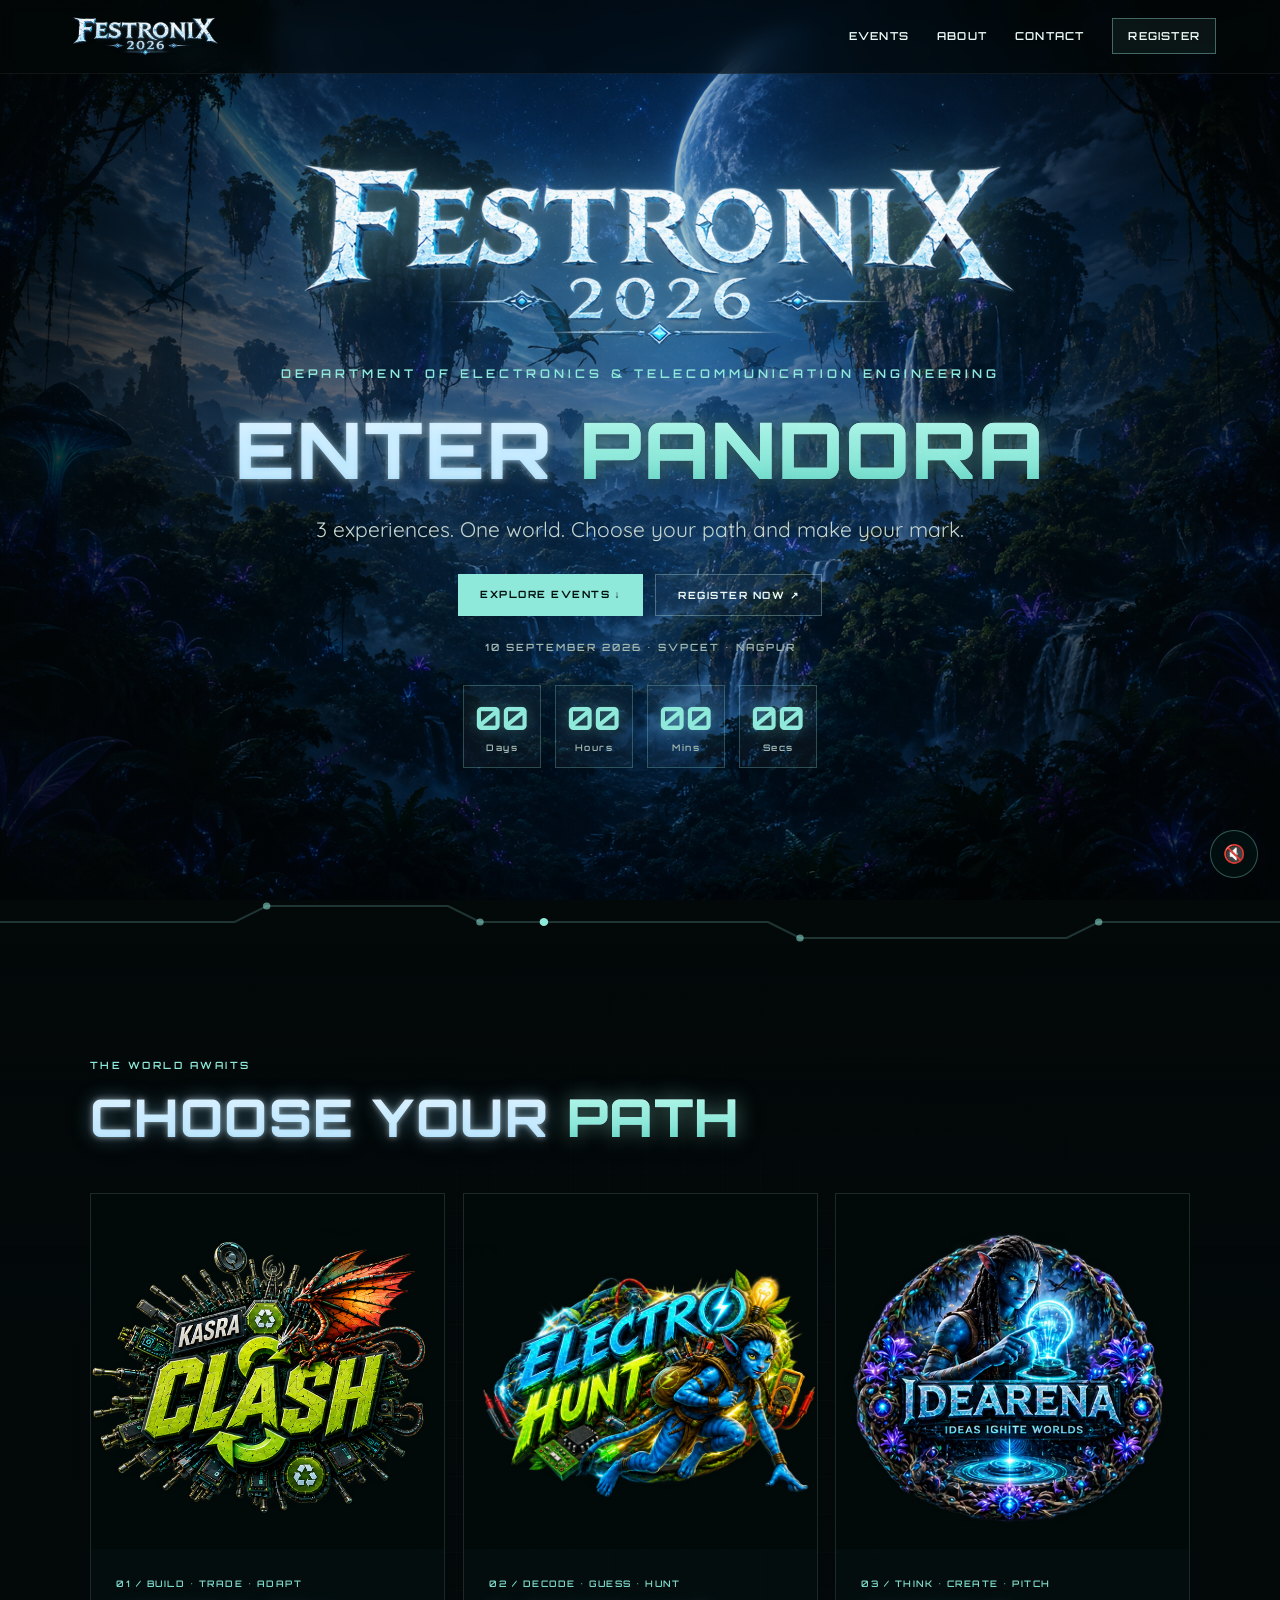
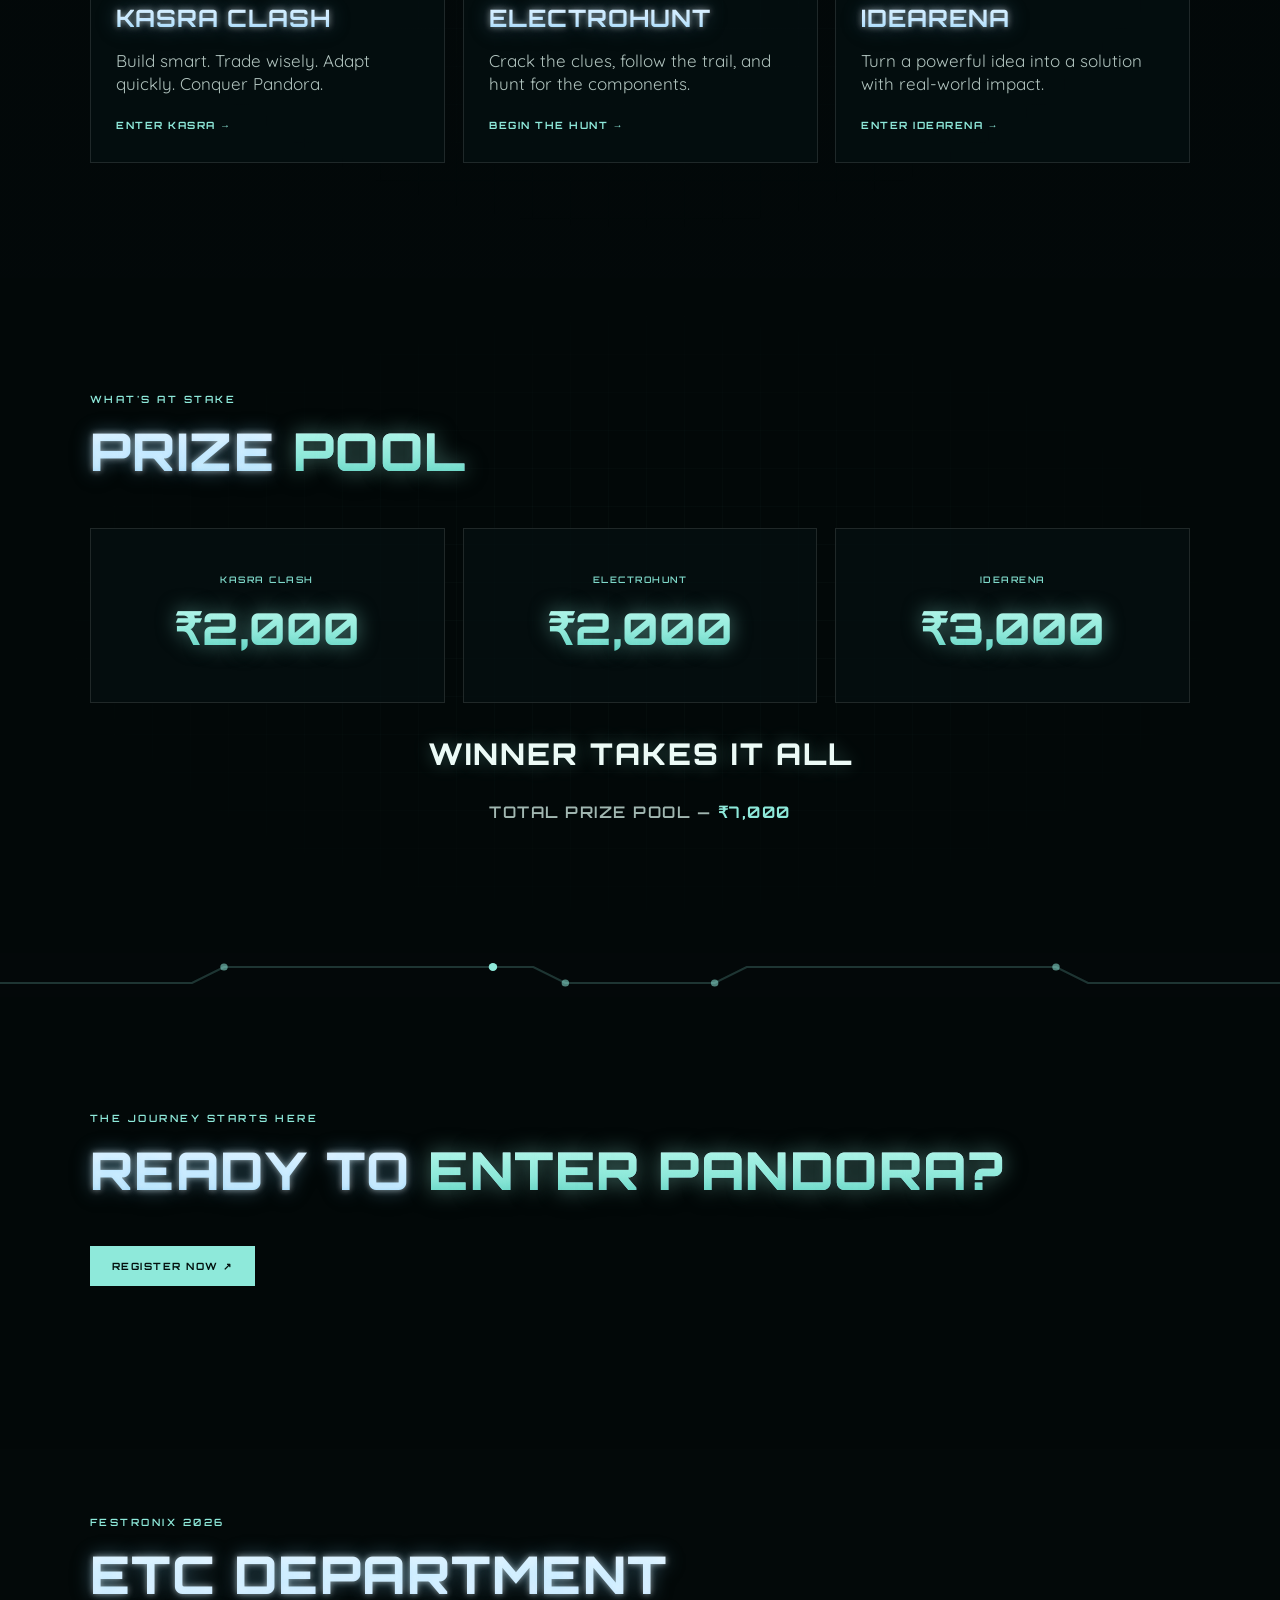
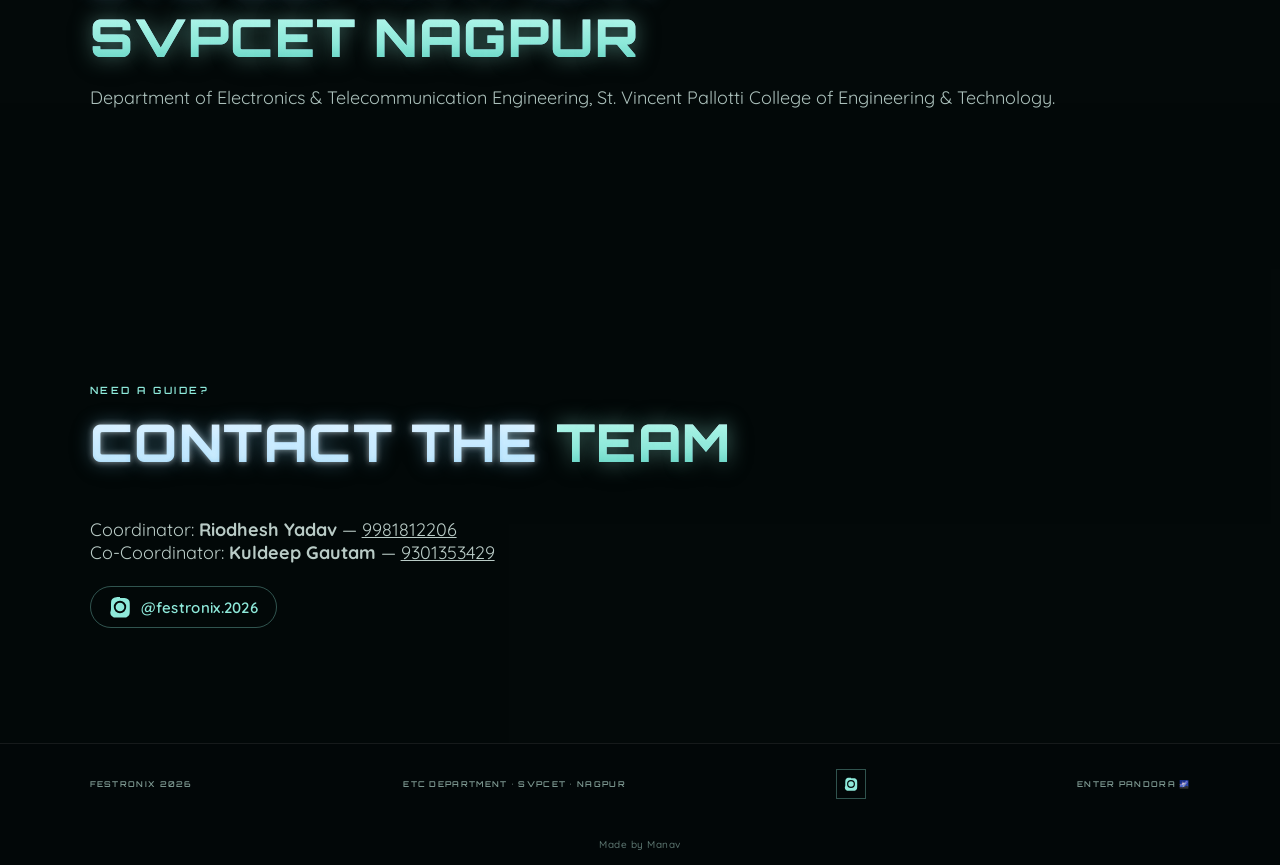
<file: index.html>
<!doctype html><html><head><meta charset="utf-8"><meta name="viewport" content="width=device-width,initial-scale=1"><title>Festronix 2026 | Enter Pandora</title><link rel="stylesheet" href="styles.css"></head><body>

<div class="spores" aria-hidden="true"></div>

<header class="nav">
<a class="nav-logo" href="index.html"><img src="assets/festronix.png" alt="Festronix 2026"></a>
<nav class="navlinks"><a href="index.html#events">Events</a><a href="index.html#about">About</a><a href="index.html#contact">Contact</a><a class="cta" href="index.html#register">Register</a></nav>
</header>

<main>
<section class="hero"><div class="hero-inner">
<img class="hero-logo" src="assets/festronix.png" alt="Festronix 2026">
<p class="hero-kicker">DEPARTMENT OF ELECTRONICS & TELECOMMUNICATION ENGINEERING</p>
<h1 class="hero-title">ENTER <span>PANDORA</span></h1>
<p class="hero-sub">3 experiences. One world. Choose your path and make your mark.</p>
<div class="buttons"><a class="btn primary" href="#events">Explore Events ↓</a><a class="btn ghost" href="#register">Register Now ↗</a></div>
<div class="date">10 SEPTEMBER 2026 • SVPCET • NAGPUR</div>
<div class="countdown" id="countdown">
<div class="cd-box"><span id="cd-days">00</span><small>Days</small></div>
<div class="cd-box"><span id="cd-hours">00</span><small>Hours</small></div>
<div class="cd-box"><span id="cd-mins">00</span><small>Mins</small></div>
<div class="cd-box"><span id="cd-secs">00</span><small>Secs</small></div>
</div>
</div></section>

<svg class="circuit-divider" viewBox="0 0 1200 44" preserveAspectRatio="none" aria-hidden="true">
<path d="M0,22 L220,22 L250,6 L420,6 L450,22 L720,22 L750,38 L1000,38 L1030,22 L1200,22"/>
<circle class="node" cx="250" cy="6" r="3.5"/><circle class="node" cx="450" cy="22" r="3.5"/><circle class="node" cx="750" cy="38" r="3.5"/><circle class="node" cx="1030" cy="22" r="3.5"/>
<circle r="4" fill="var(--cyan)"><animateMotion dur="4.5s" repeatCount="indefinite" path="M0,22 L220,22 L250,6 L420,6 L450,22 L720,22 L750,38 L1000,38 L1030,22 L1200,22"/></circle>
</svg>

<section class="section circuit-bg" id="events"><div class="section-head reveal"><p class="eyebrow">THE WORLD AWAITS</p><h2>CHOOSE YOUR <span>PATH</span></h2></div>
<div class="events">
<a class="event reveal" href="kasra-clash.html"><div class="event-art"><img src="assets/kasra.png" alt="Kasra Clash"></div><div class="event-copy"><span class="event-no">01 / BUILD • TRADE • ADAPT</span><h3>KASRA CLASH</h3><p>Build smart. Trade wisely. Adapt quickly. Conquer Pandora.</p><span class="enter-link">ENTER KASRA →</span></div></a>
<a class="event reveal" href="electrohunt.html"><div class="event-art"><img src="assets/electrohunt.png" alt="ElectroHunt"></div><div class="event-copy"><span class="event-no">02 / DECODE • GUESS • HUNT</span><h3>ELECTROHUNT</h3><p>Crack the clues, follow the trail, and hunt for the components.</p><span class="enter-link">BEGIN THE HUNT →</span></div></a>
<a class="event reveal" href="idearena.html"><div class="event-art"><img src="assets/idearena.png" alt="IdeArena"></div><div class="event-copy"><span class="event-no">03 / THINK • CREATE • PITCH</span><h3>IDEARENA</h3><p>Turn a powerful idea into a solution with real-world impact.</p><span class="enter-link">ENTER IDEARENA →</span></div></a>
</div></section>

<section class="section circuit-bg" id="prizes"><div class="section-head reveal"><p class="eyebrow">WHAT'S AT STAKE</p><h2>PRIZE <span>POOL</span></h2></div>
<div class="prizes">
<div class="prize-card reveal"><span class="prize-tag">KASRA CLASH</span><div class="prize-amount">₹2,000</div></div>
<div class="prize-card reveal"><span class="prize-tag">ELECTROHUNT</span><div class="prize-amount">₹2,000</div></div>
<div class="prize-card reveal"><span class="prize-tag">IDEARENA</span><div class="prize-amount">₹3,000</div></div>
</div>
<p class="winner-note reveal">WINNER TAKES IT ALL</p>
<p class="prize-total reveal">TOTAL PRIZE POOL — <b>₹7,000</b></p>
</section>

<svg class="circuit-divider" viewBox="0 0 1200 44" preserveAspectRatio="none" aria-hidden="true">
<path d="M0,30 L180,30 L210,14 L500,14 L530,30 L670,30 L700,14 L990,14 L1020,30 L1200,30"/>
<circle class="node" cx="210" cy="14" r="3.5"/><circle class="node" cx="530" cy="30" r="3.5"/><circle class="node" cx="670" cy="30" r="3.5"/><circle class="node" cx="990" cy="14" r="3.5"/>
<circle r="4" fill="var(--cyan)"><animateMotion dur="5s" repeatCount="indefinite" path="M0,30 L180,30 L210,14 L500,14 L530,30 L670,30 L700,14 L990,14 L1020,30 L1200,30"/></circle>
</svg>

<section class="section" id="register"><div class="section-head reveal"><p class="eyebrow">THE JOURNEY STARTS HERE</p><h2>READY TO <span>ENTER PANDORA?</span></h2></div><div class="buttons" style="justify-content:flex-start"><a class="btn primary" href="https://docs.google.com/forms/d/1cGB0ZAvML5bR4XkM7T86-uuHA9rpgPfL1xzWvokRmBQ/viewform" target="_blank" rel="noopener">Register Now ↗</a></div></section>
<section class="section" id="about"><div class="section-head reveal"><p class="eyebrow">FESTRONIX 2026</p><h2>ETC DEPARTMENT<br><span>SVPCET NAGPUR</span></h2><p>Department of Electronics & Telecommunication Engineering, St. Vincent Pallotti College of Engineering & Technology.</p></div></section>
<section class="section" id="contact"><div class="section-head reveal"><p class="eyebrow">NEED A GUIDE?</p><h2>CONTACT THE <span>TEAM</span></h2></div><p style="font-size:18px;color:#b9cbc6">Coordinator: <b>Riodhesh Yadav</b> — <a href="tel:9981812206">9981812206</a><br>Co-Coordinator: <b>Kuldeep Gautam</b> — <a href="tel:9301353429">9301353429</a></p>
<div class="social-links">
<a href="https://www.instagram.com/festronix.2026" target="_blank" rel="noopener" class="insta-link">
<svg viewBox="0 0 24 24"><path d="M12 2.2c3.2 0 3.6 0 4.85.07 1.17.05 1.97.24 2.43.4a4.9 4.9 0 0 1 1.77 1.15 4.9 4.9 0 0 1 1.15 1.77c.16.46.35 1.26.4 2.43.07 1.25.07 1.65.07 4.85s0 3.6-.07 4.85c-.05 1.17-.24 1.97-.4 2.43a4.94 4.94 0 0 1-1.15 1.77 4.9 4.9 0 0 1-1.77 1.15c-.46.16-1.26.35-2.43.4-1.25.07-1.65.07-4.85.07s-3.6 0-4.85-.07c-1.17-.05-1.97-.24-2.43-.4a4.9 4.9 0 0 1-1.77-1.15 4.9 4.9 0 0 1-1.15-1.77c-.16-.46-.35-1.26-.4-2.43C2.2 15.6 2.2 15.2 2.2 12s0-3.6.07-4.85c.05-1.17.24-1.97.4-2.43a4.9 4.9 0 0 1 1.15-1.77A4.9 4.9 0 0 1 5.59 1.8c.46-.16 1.26-.35 2.43-.4C9.27 1.2 9.27 1.2 12 1.2Zm0 3.05a6.75 6.75 0 1 0 0 13.5 6.75 6.75 0 0 0 0-13.5Zm0 2a4.75 4.75 0 1 1 0 9.5 4.75 4.75 0 0 1 0-9.5Zm7-2.15a1.13 1.13 0 1 1-2.26 0 1.13 1.13 0 0 1 2.26 0Z"/></svg>
<span>@festronix.2026</span>
</a>
</div>
</section>
</main>

<button id="music-toggle" aria-label="Toggle music" onclick="toggleMusic()">🔇</button>
<audio id="bg-music" src="assets/bg-music.mp3" loop muted></audio>

<footer>
<span>FESTRONIX 2026</span>
<span>ETC DEPARTMENT • SVPCET • NAGPUR</span>
<div class="social-links"><a href="https://www.instagram.com/festronix.2026?stkn=ajlsbG5nNG1td3Nq" target="_blank" rel="noopener" aria-label="Instagram"><svg viewBox="0 0 24 24"><path d="M12 2.2c3.2 0 3.6 0 4.85.07 1.17.05 1.97.24 2.43.4a4.9 4.9 0 0 1 1.77 1.15 4.9 4.9 0 0 1 1.15 1.77c.16.46.35 1.26.4 2.43.07 1.25.07 1.65.07 4.85s0 3.6-.07 4.85c-.05 1.17-.24 1.97-.4 2.43a4.94 4.94 0 0 1-1.15 1.77 4.9 4.9 0 0 1-1.77 1.15c-.46.16-1.26.35-2.43.4-1.25.07-1.65.07-4.85.07s-3.6 0-4.85-.07c-1.17-.05-1.97-.24-2.43-.4a4.9 4.9 0 0 1-1.77-1.15 4.9 4.9 0 0 1-1.15-1.77c-.16-.46-.35-1.26-.4-2.43C2.2 15.6 2.2 15.2 2.2 12s0-3.6.07-4.85c.05-1.17.24-1.97.4-2.43a4.9 4.9 0 0 1 1.15-1.77A4.9 4.9 0 0 1 5.59 1.8c.46-.16 1.26-.35 2.43-.4C9.27 1.2 9.27 1.2 12 1.2Zm0 3.05a6.75 6.75 0 1 0 0 13.5 6.75 6.75 0 0 0 0-13.5Zm0 2a4.75 4.75 0 1 1 0 9.5 4.75 4.75 0 0 1 0-9.5Zm7-2.15a1.13 1.13 0 1 1-2.26 0 1.13 1.13 0 0 1 2.26 0Z"/></svg></a></div>
<span>ENTER PANDORA 🌌</span>
</footer>
<div class="made-by">Made by Manav</div>

<script>
// scroll-reveal
const reveals = document.querySelectorAll('.reveal');
const io = new IntersectionObserver((entries)=>{
  entries.forEach(e=>{ if(e.isIntersecting){ e.target.classList.add('visible'); io.unobserve(e.target); } });
},{threshold:0.15});
reveals.forEach(el=>io.observe(el));

// nav shrink on scroll
const nav = document.querySelector('.nav');
window.addEventListener('scroll', ()=>{
  nav.classList.toggle('scrolled', window.scrollY > 40);
});

// card tilt
document.querySelectorAll('.event').forEach(card=>{
  card.addEventListener('mousemove', (e)=>{
    const r = card.getBoundingClientRect();
    const x = e.clientX - r.left, y = e.clientY - r.top;
    const rx = ((y / r.height) - 0.5) * -10;
    const ry = ((x / r.width) - 0.5) * 10;
    card.style.transform = `perspective(700px) rotateX(${rx}deg) rotateY(${ry}deg) translateY(-8px)`;
  });
  card.addEventListener('mouseleave', ()=>{ card.style.transform=''; });
});

// background music toggle
function toggleMusic(){
  const audio = document.getElementById('bg-music');
  const btn = document.getElementById('music-toggle');
  if(audio.paused){
    audio.muted = false;
    audio.play();
    btn.textContent = '🔊';
  } else {
    audio.pause();
    btn.textContent = '🔇';
  }
}

// countdown to 10 Sept 2026, 9:00 AM IST
(function(){
  const target = new Date("2026-09-10T09:00:00+05:30").getTime();
  const daysEl = document.getElementById('cd-days');
  const hoursEl = document.getElementById('cd-hours');
  const minsEl = document.getElementById('cd-mins');
  const secsEl = document.getElementById('cd-secs');
  if(!daysEl) return;
  function pad(n){ return String(n).padStart(2,'0'); }
  function tick(){
    const now = Date.now();
    let diff = target - now;
    if(diff <= 0){
      daysEl.textContent = hoursEl.textContent = minsEl.textContent = secsEl.textContent = '00';
      clearInterval(timer);
      return;
    }
    const d = Math.floor(diff / 86400000); diff -= d*86400000;
    const h = Math.floor(diff / 3600000); diff -= h*3600000;
    const m = Math.floor(diff / 60000); diff -= m*60000;
    const s = Math.floor(diff / 1000);
    daysEl.textContent = pad(d);
    hoursEl.textContent = pad(h);
    minsEl.textContent = pad(m);
    secsEl.textContent = pad(s);
  }
  tick();
  const timer = setInterval(tick, 1000);
})();

// ambient bioluminescent spores
(function(){
  const container = document.querySelector('.spores');
  if(!container) return;
  const count = 26;
  for(let i=0;i<count;i++){
    const s = document.createElement('div');
    s.className = 'spore';
    const size = 2 + Math.random()*3;
    const duration = 10 + Math.random()*14;
    const delay = Math.random()*-24;
    const drift = Math.round(Math.random()*80-40)+'px';
    s.style.left = (Math.random()*100)+'vw';
    s.style.width = size+'px';
    s.style.height = size+'px';
    s.style.animationDuration = duration+'s';
    s.style.animationDelay = delay+'s';
    s.style.setProperty('--drift', drift);
    container.appendChild(s);
  }
})();
</script>
</body></html>
</file>
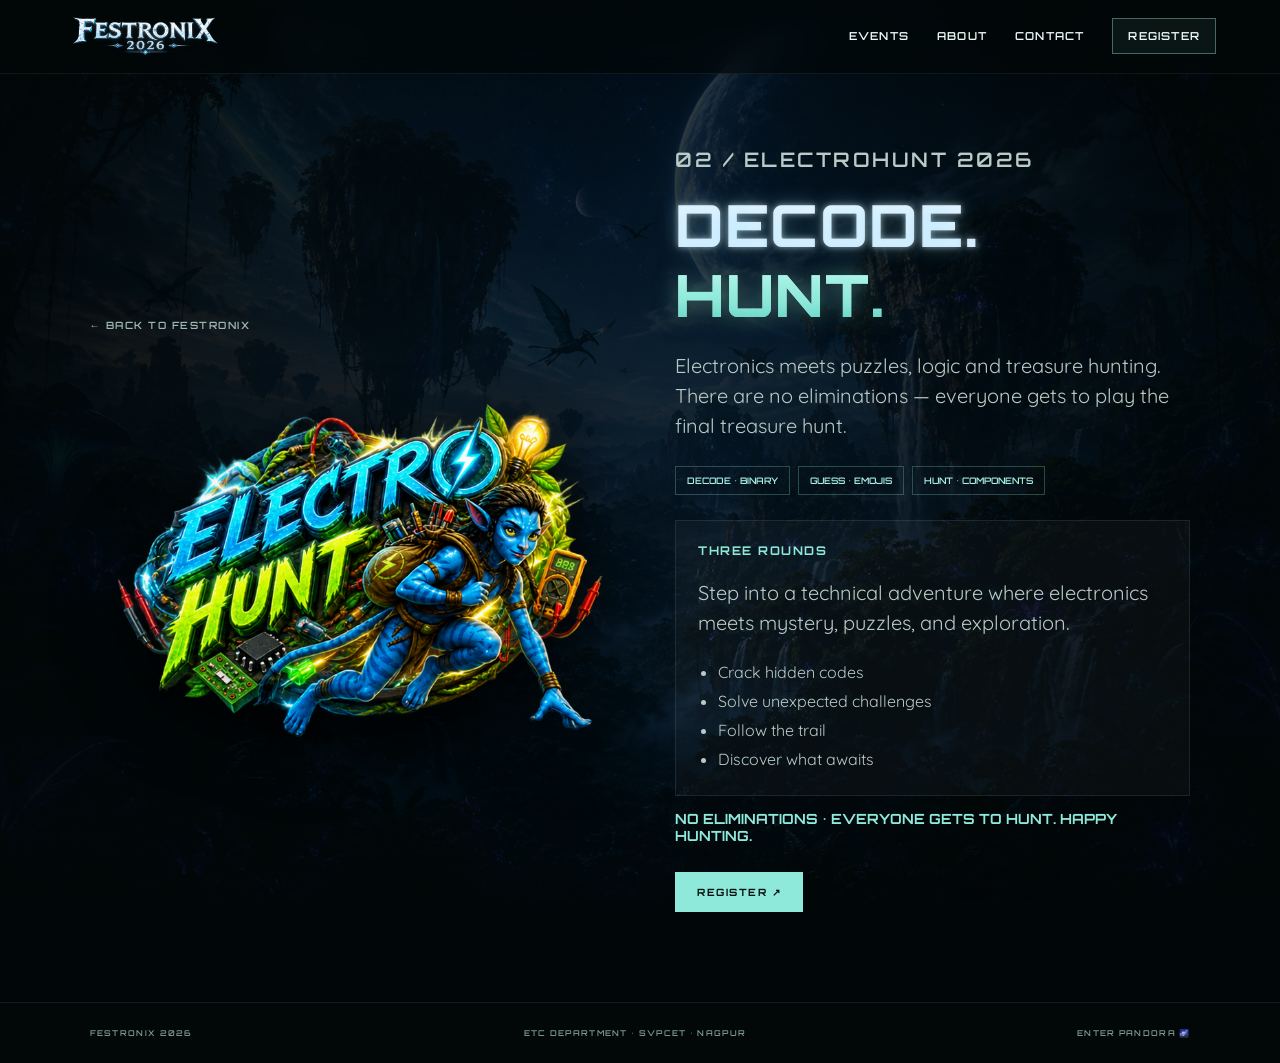
<file: electrohunt.html>
<!doctype html><html><head><meta charset="utf-8"><meta name="viewport" content="width=device-width,initial-scale=1"><title>ElectroHunt | Festronix 2026</title><link rel="stylesheet" href="styles.css"></head><body>

<header class="nav">
<a class="nav-logo" href="index.html"><img src="assets/festronix.png" alt="Festronix 2026"></a>
<nav class="navlinks"><a href="index.html#events">Events</a><a href="index.html#about">About</a><a href="index.html#contact">Contact</a><a class="cta" href="index.html#register">Register</a></nav>
</header>
<main class="detail-page"><div class="detail-grid"><div><a class="back" href="index.html#events">← BACK TO FESTRONIX</a><img class="detail-logo" src="assets/electrohunt.png" alt="ElectroHunt"></div>
<div class="detail"><div><p class="eyebrow">02 / ELECTROHUNT 2026</p><h1>DECODE.<br><span>HUNT.</span></h1><p>Electronics meets puzzles, logic and treasure hunting. There are no eliminations — everyone gets to play the final treasure hunt.</p><div class="chips"><span>DECODE • BINARY</span><span>GUESS • EMOJIS</span><span>HUNT • COMPONENTS</span></div><div class="info-box"><h3>THREE ROUNDS</h3><p>Step into a technical adventure where electronics meets mystery, puzzles, and exploration.</p><ul><li>Crack hidden codes</li><li>Solve unexpected challenges</li><li>Follow the trail</li><li>Discover what awaits</li></ul></div><p style="color:var(--cyan);font:700 14px Orbitron">NO ELIMINATIONS • EVERYONE GETS TO HUNT. HAPPY HUNTING.</p><div class="buttons" style="justify-content:flex-start;margin-top:28px"><a class="btn primary" href="index.html#register">Register ↗</a></div></div></div></div></main><footer><span>FESTRONIX 2026</span><span>ETC DEPARTMENT • SVPCET • NAGPUR</span><span>ENTER PANDORA 🌌</span></footer></body></html>
</file>
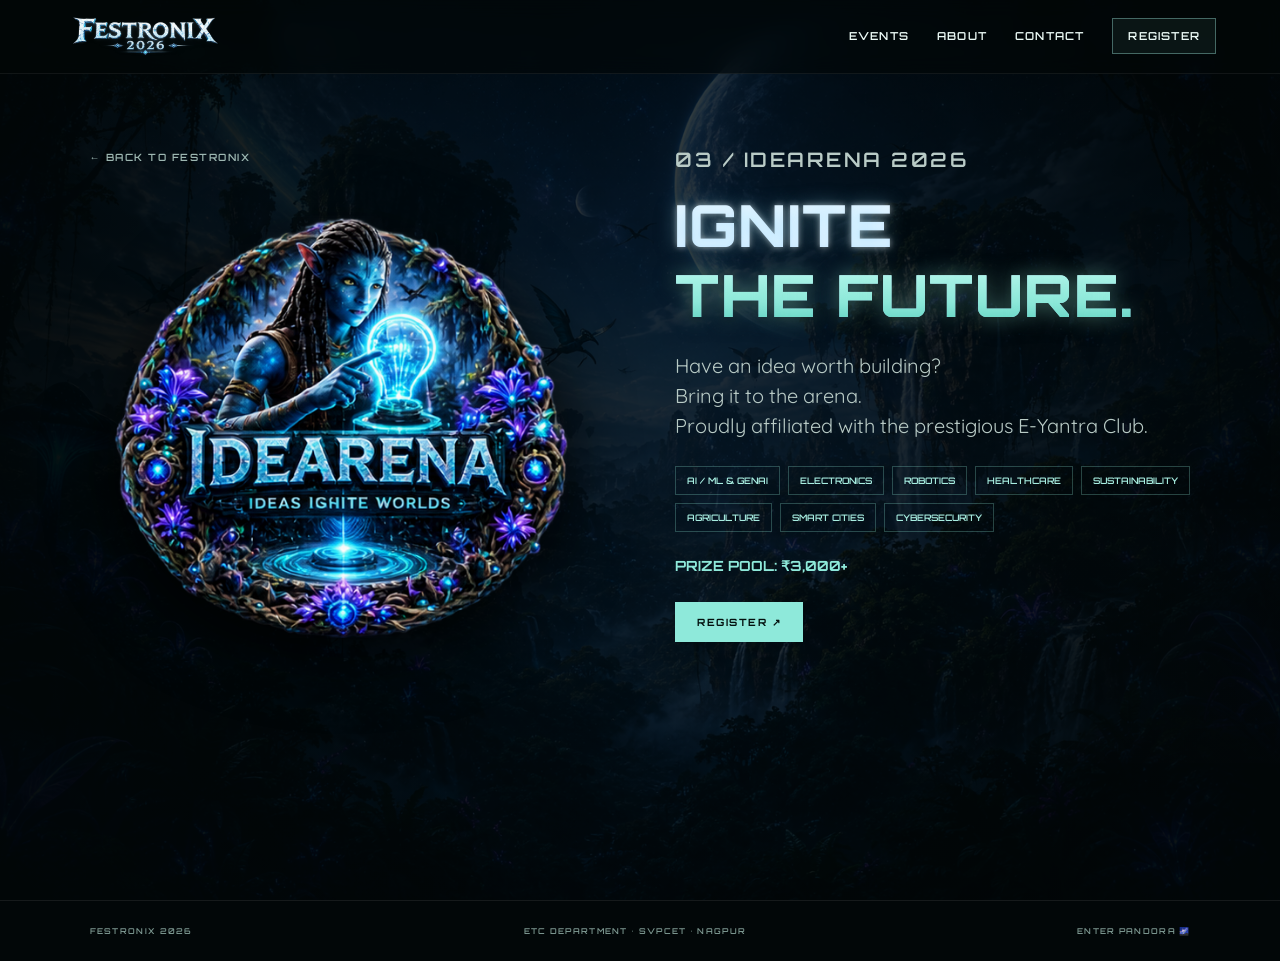
<file: idearena.html>
<!doctype html><html><head><meta charset="utf-8"><meta name="viewport" content="width=device-width,initial-scale=1"><title>IdeArena | Festronix 2026</title><link rel="stylesheet" href="styles.css"></head><body>

<header class="nav">
<a class="nav-logo" href="index.html"><img src="assets/festronix.png" alt="Festronix 2026"></a>
<nav class="navlinks"><a href="index.html#events">Events</a><a href="index.html#about">About</a><a href="index.html#contact">Contact</a><a class="cta" href="index.html#register">Register</a></nav>
</header>
<main class="detail-page"><div class="detail-grid"><div><a class="back" href="index.html#events">← BACK TO FESTRONIX</a><img class="detail-logo" src="assets/idearena.png" alt="IdeArena"></div>
<div class="detail"><div><p class="eyebrow">03 / IDEARENA 2026</p><h1>IGNITE<br><span>THE FUTURE.</span></h1><p>Have an idea worth building?<br>Bring it to the arena.<br>Proudly affiliated with the prestigious E-Yantra Club.</p><div class="chips"><span>AI / ML & GENAI</span><span>ELECTRONICS</span><span>ROBOTICS</span><span>HEALTHCARE</span><span>SUSTAINABILITY</span><span>AGRICULTURE</span><span>SMART CITIES</span><span>CYBERSECURITY</span></div><p style="color:var(--cyan);font:700 14px Orbitron">PRIZE POOL: ₹3,000+</p><div class="buttons" style="justify-content:flex-start;margin-top:28px"><a class="btn primary" href="index.html#register">Register ↗</a></div></div></div></div></main><footer><span>FESTRONIX 2026</span><span>ETC DEPARTMENT • SVPCET • NAGPUR</span><span>ENTER PANDORA 🌌</span></footer></body></html>
</file>
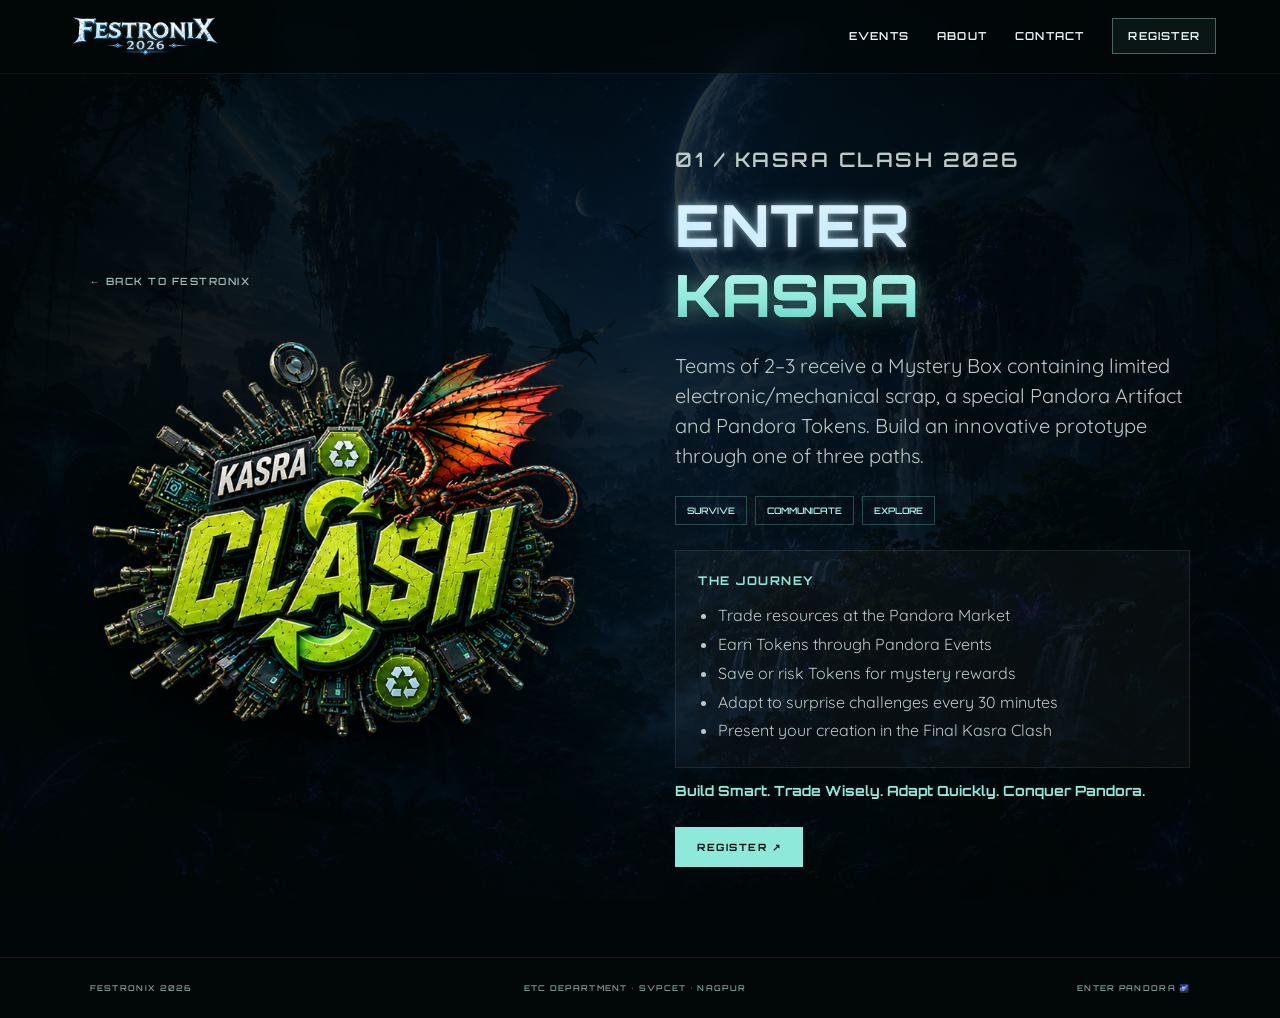
<file: kasra-clash.html>
<!doctype html><html><head><meta charset="utf-8"><meta name="viewport" content="width=device-width,initial-scale=1"><title>Kasra Clash | Festronix 2026</title><link rel="stylesheet" href="styles.css"></head><body>

<header class="nav">
<a class="nav-logo" href="index.html"><img src="assets/festronix.png" alt="Festronix 2026"></a>
<nav class="navlinks"><a href="index.html#events">Events</a><a href="index.html#about">About</a><a href="index.html#contact">Contact</a><a class="cta" href="index.html#register">Register</a></nav>
</header>
<main class="detail-page"><div class="detail-grid"><div><a class="back" href="index.html#events">← BACK TO FESTRONIX</a><img class="detail-logo" src="assets/kasra.png" alt="Kasra Clash"></div>
<div class="detail"><div><p class="eyebrow">01 / KASRA CLASH 2026</p><h1>ENTER<br><span>KASRA</span></h1><p>Teams of 2–3 receive a Mystery Box containing limited electronic/mechanical scrap, a special Pandora Artifact and Pandora Tokens. Build an innovative prototype through one of three paths.</p><div class="chips"><span>SURVIVE</span><span>COMMUNICATE</span><span>EXPLORE</span></div><div class="info-box"><h3>THE JOURNEY</h3><ul><li>Trade resources at the Pandora Market</li><li>Earn Tokens through Pandora Events</li><li>Save or risk Tokens for mystery rewards</li><li>Adapt to surprise challenges every 30 minutes</li><li>Present your creation in the Final Kasra Clash</li></ul></div><p style="color:var(--cyan);font:700 14px Orbitron">Build Smart. Trade Wisely. Adapt Quickly. Conquer Pandora.</p><div class="buttons" style="justify-content:flex-start;margin-top:28px"><a class="btn primary" href="index.html#register">Register ↗</a></div></div></div></div></main><footer><span>FESTRONIX 2026</span><span>ETC DEPARTMENT • SVPCET • NAGPUR</span><span>ENTER PANDORA 🌌</span></footer></body></html>
</file>
<file: styles.css>
@import url('https://fonts.googleapis.com/css2?family=Orbitron:wght@500;600;700;800&family=Quicksand:wght@400;500;600;700&family=Pirata+One&display=swap');
:root{--cyan:#8ee9da;--text:#ecfbf7;--muted:#abc0bb;--line:#ffffff1c;--bg:#030809}
*{box-sizing:border-box;max-width:100%}html{scroll-behavior:smooth;overflow-x:hidden}body{margin:0;background:var(--bg);color:var(--text);font-family:Quicksand,Arial,sans-serif;overflow-x:hidden}img{max-width:100%}
body:before{content:"";position:fixed;inset:0;background:linear-gradient(90deg,#020607c9,#02060738 55%,#020607bb),linear-gradient(0deg,#030809dd 0%,transparent 40%,#02060755);background-image:linear-gradient(90deg,#020607c9,#02060738 55%,#020607bb),url("assets/pandora-bg.png");background-size:cover;background-position:center;z-index:-3}
body:after{content:"";position:fixed;inset:0;background:radial-gradient(circle at 50% 35%,transparent 0 35%,#02060788 100%);z-index:-2;pointer-events:none}
a{color:inherit}.nav{position:fixed;top:0;left:0;right:0;z-index:20;padding:17px 5vw;display:flex;justify-content:space-between;align-items:center;background:#02070899;backdrop-filter:blur(10px);border-bottom:1px solid #ffffff10}
.nav-logo img{width:155px;display:block}.navlinks{display:flex;gap:28px;align-items:center}.navlinks a{text-decoration:none;text-transform:uppercase;font:600 11px Orbitron;letter-spacing:1.2px}.navlinks a:hover{color:var(--cyan)}
.cta{border:1px solid #9be7da66;padding:10px 15px;background:#8ee9da10}
.hero{min-height:100svh;display:grid;place-items:center;text-align:center;padding:100px 6vw 70px;position:relative;overflow:hidden}
.hero-inner{max-width:1050px}.hero-logo{width:min(760px,90vw);filter:drop-shadow(0 0 28px #a4f5e866);animation:float 6s ease-in-out infinite}
.hero-kicker{font:600 12px Orbitron;letter-spacing:4px;color:var(--cyan);margin:10px 0 24px}.hero-title{font:800 clamp(38px,6.5vw,78px)/1.15 Orbitron,sans-serif;margin:0;letter-spacing:2px;text-transform:uppercase}.hero-sub{font-size:21px;color:#c5d6d1;max-width:700px;margin:22px auto 32px}.buttons{display:flex;justify-content:center;gap:12px;flex-wrap:wrap}.btn{padding:14px 22px;text-decoration:none;text-transform:uppercase;font:700 10px Orbitron;letter-spacing:1.5px}.primary{background:var(--cyan);color:#03100e}.ghost{border:1px solid #bde8df55;background:#ffffff08}.date{margin-top:25px;color:#a1b7b1;font:600 10px Orbitron;letter-spacing:2px}
.section{padding:115px 7vw;background:#03090ac9;position:relative}
#events{background:linear-gradient(180deg,transparent 0,#03090a73 160px,#03090ac9 380px,#03090ac9 100%)}.section-head{margin-bottom:45px}.eyebrow{font:600 10px Orbitron;letter-spacing:2.5px;color:var(--cyan);margin:0 0 15px}.section h2{font:800 clamp(28px,4.5vw,52px)/1.2 Orbitron,sans-serif;margin:0;letter-spacing:1.5px;text-transform:uppercase}.section-head p:last-child{font-size:18px;color:var(--muted)}
.events{display:grid;grid-template-columns:repeat(3,1fr);gap:18px}.event{min-height:570px;position:relative;overflow:hidden;border:1px solid var(--line);background:#051011b8;text-decoration:none;transition:.35s}.event:hover{transform:translateY(-8px);border-color:#8ee9da66;box-shadow:0 20px 60px #0008}.event-art{height:355px;display:grid;place-items:center;background:#020909}.event-art img{width:100%;height:100%;object-fit:contain;transition:.5s}.event:hover .event-art img{transform:scale(1.045)}.event-copy{padding:22px 25px}.event-no{font:600 9px Orbitron;color:#7fd9ca;letter-spacing:1.5px}.event h3{font:700 24px/1.25 Orbitron,sans-serif;margin:12px 0 8px;letter-spacing:1px;text-transform:uppercase}.event p{font-size:17px;color:#afc2bd;line-height:1.35}.enter-link{font:700 10px Orbitron;letter-spacing:1.5px;color:var(--cyan)}
.detail-page{min-height:100svh;padding:145px 7vw 90px;background:#020809b8}.detail-grid{max-width:1200px;margin:auto;display:grid;grid-template-columns:1fr 1fr;gap:70px;align-items:center}.detail-logo{width:100%;max-height:520px;object-fit:contain;filter:drop-shadow(0 15px 35px #000)}.detail h1{font:800 clamp(32px,5vw,58px)/1.2 Orbitron,sans-serif;margin:0 0 22px;letter-spacing:1.5px;text-transform:uppercase}.detail p{font-size:20px;line-height:1.5;color:#b9cbc6}.chips{display:flex;flex-wrap:wrap;gap:8px;margin:25px 0}.chips span{border:1px solid #8ee9da44;padding:8px 11px;font:600 9px Orbitron;color:#a8eee1}.info-box{margin-top:25px;border:1px solid #ffffff16;background:#ffffff07;padding:22px}.info-box h3{font:700 12px Orbitron;letter-spacing:1.5px;color:var(--cyan);margin:0 0 13px}.info-box ul{margin:0;padding-left:20px;color:#b9cbc6;line-height:1.8;font-size:16px}
.back{display:inline-block;margin-bottom:35px;text-decoration:none;color:#9db7b1;font:600 10px Orbitron;letter-spacing:1.5px}.back:hover{color:var(--cyan)}
footer{padding:25px 7vw;border-top:1px solid #ffffff14;display:flex;justify-content:space-between;gap:20px;color:#7d9891;font:600 8px Orbitron;letter-spacing:1.3px;background:#020708;flex-wrap:wrap;align-items:center}
@keyframes float{50%{transform:translateY(-8px)}}
.reveal{opacity:0;transform:translateY(35px);transition:opacity .8s ease,transform .8s ease}
.reveal.visible{opacity:1;transform:translateY(0)}
.nav{transition:padding .3s ease,background .3s ease}
.nav.scrolled{padding:10px 5vw;background:#020708e0}
.event{transition:.35s;will-change:transform}
.hero-title,.section h2,.event h3,.detail h1{background:linear-gradient(180deg,#eaf6ff 0%,#bfe3ff 55%,#8fd0f5 100%);-webkit-background-clip:text;background-clip:text;color:transparent;text-shadow:0 0 18px #7fd9ff70,0 0 6px #ffffff90;filter:drop-shadow(0 2px 6px #000a)}
.hero-title span,.section h2 span,.detail h1 span{background:linear-gradient(180deg,#c9fff5,var(--cyan) 60%,#4fc9b8);-webkit-background-clip:text;background-clip:text;color:transparent;text-shadow:0 0 20px #8ee9da80}
#music-toggle{position:fixed;bottom:22px;right:22px;z-index:50;width:48px;height:48px;border-radius:50%;border:1px solid #8ee9da55;background:#02181580;backdrop-filter:blur(6px);color:var(--cyan);font-size:18px;cursor:pointer;display:flex;align-items:center;justify-content:center;transition:.3s}
#music-toggle:hover{background:#8ee9da22;transform:scale(1.08)}

/* countdown */
.countdown{display:flex;justify-content:center;gap:14px;flex-wrap:wrap;margin-top:32px}
.cd-box{min-width:78px;padding:16px 10px 14px;border:1px solid #8ee9da44;background:#ffffff08;text-align:center;position:relative}
.cd-box span{display:block;font:700 32px Orbitron;color:var(--cyan);text-shadow:0 0 16px #8ee9da60;line-height:1}
.cd-box small{display:block;margin-top:8px;font:600 9px Orbitron;letter-spacing:1.5px;color:#a1b7b1}

/* prize pool */
.prizes{display:grid;grid-template-columns:repeat(3,1fr);gap:18px}
.prize-card{border:1px solid var(--line);background:#051011b8;padding:38px 25px;text-align:center;transition:.35s}
.prize-card:hover{transform:translateY(-6px);border-color:#8ee9da66;box-shadow:0 20px 60px #0008}
.prize-tag{font:600 9px Orbitron;letter-spacing:1.5px;color:#7fd9ca}
.prize-amount{font:800 44px Orbitron,sans-serif;margin:14px 0 8px;background:linear-gradient(180deg,#c9fff5,var(--cyan) 60%,#4fc9b8);-webkit-background-clip:text;background-clip:text;color:transparent;text-shadow:0 0 20px #8ee9da80}
.winner-note{text-align:center;margin-top:32px;font:800 clamp(20px,3vw,30px) Orbitron,sans-serif;letter-spacing:2px;text-transform:uppercase;color:var(--text);text-shadow:0 0 18px #8ee9da50}
.prize-total{text-align:center;margin-top:18px;color:#a1b7b1;font:600 16px Orbitron;letter-spacing:1.5px}
.prize-total b{color:var(--cyan)}

/* social links */
.social-links{display:flex;gap:12px;margin-top:22px}
.social-links a{width:42px;height:42px;border:1px solid #8ee9da55;display:flex;align-items:center;justify-content:center;text-decoration:none;color:var(--cyan);transition:.3s}
.social-links a:hover{background:#8ee9da22;transform:translateY(-3px)}
.social-links svg{width:19px;height:19px;fill:currentColor}
footer .social-links{margin-top:0}
footer .social-links a{width:30px;height:30px}
footer .social-links svg{width:14px;height:14px}
.insta-link{width:auto!important;padding:0 18px;gap:10px;border-radius:999px}
.insta-link svg{width:22px;height:22px}
.insta-link span{font:600 15px Quicksand;letter-spacing:.3px;color:var(--cyan)}

@media(max-width:850px){.navlinks{display:none}.nav-logo img{width:125px}.hero{padding-top:125px}.hero-logo{width:92vw}.events,.detail-grid,.prizes{grid-template-columns:1fr}.section{padding:85px 6vw}.event{min-height:0}.event-art{height:300px}.detail-page{padding:125px 6vw 70px}.detail-grid{gap:35px}.detail-logo{max-height:380px}footer{flex-direction:column}.cd-box{min-width:64px;padding:12px 6px}.cd-box span{font-size:24px}}

/* ambient bioluminescent spores (live wallpaper) */
.spores{position:fixed;inset:0;z-index:-1;pointer-events:none;overflow:hidden}
.spore{position:absolute;bottom:-20px;border-radius:50%;background:var(--cyan);box-shadow:0 0 8px 2px #8ee9daa0;opacity:0;animation-name:spore-rise;animation-timing-function:ease-in;animation-iteration-count:infinite}
@keyframes spore-rise{
  0%{transform:translate(0,0);opacity:0}
  12%{opacity:.85}
  85%{opacity:.4}
  100%{transform:translate(var(--drift,20px),-110vh);opacity:0}
}

/* circuit trace dividers */
.circuit-divider{display:block;width:100%;height:44px;background:none}
.circuit-divider path{fill:none;stroke:#8ee9da33;stroke-width:2}
.circuit-divider .node{fill:var(--cyan);opacity:.55}
.divider-bottom{background:#03090ac9}

/* faint circuit-grid texture behind a section */
.circuit-bg{position:relative}
.circuit-bg::before{content:"";position:absolute;inset:0;background-image:linear-gradient(#8ee9da14 1px,transparent 1px),linear-gradient(90deg,#8ee9da14 1px,transparent 1px);background-size:38px 38px;opacity:.4;pointer-events:none;-webkit-mask-image:radial-gradient(ellipse at center,#000 0%,transparent 72%);mask-image:radial-gradient(ellipse at center,#000 0%,transparent 72%)}
.made-by{text-align:center;padding:14px 7vw;background:#020708;color:#5c7570;font:500 10px Quicksand;letter-spacing:.5px}
</file>
